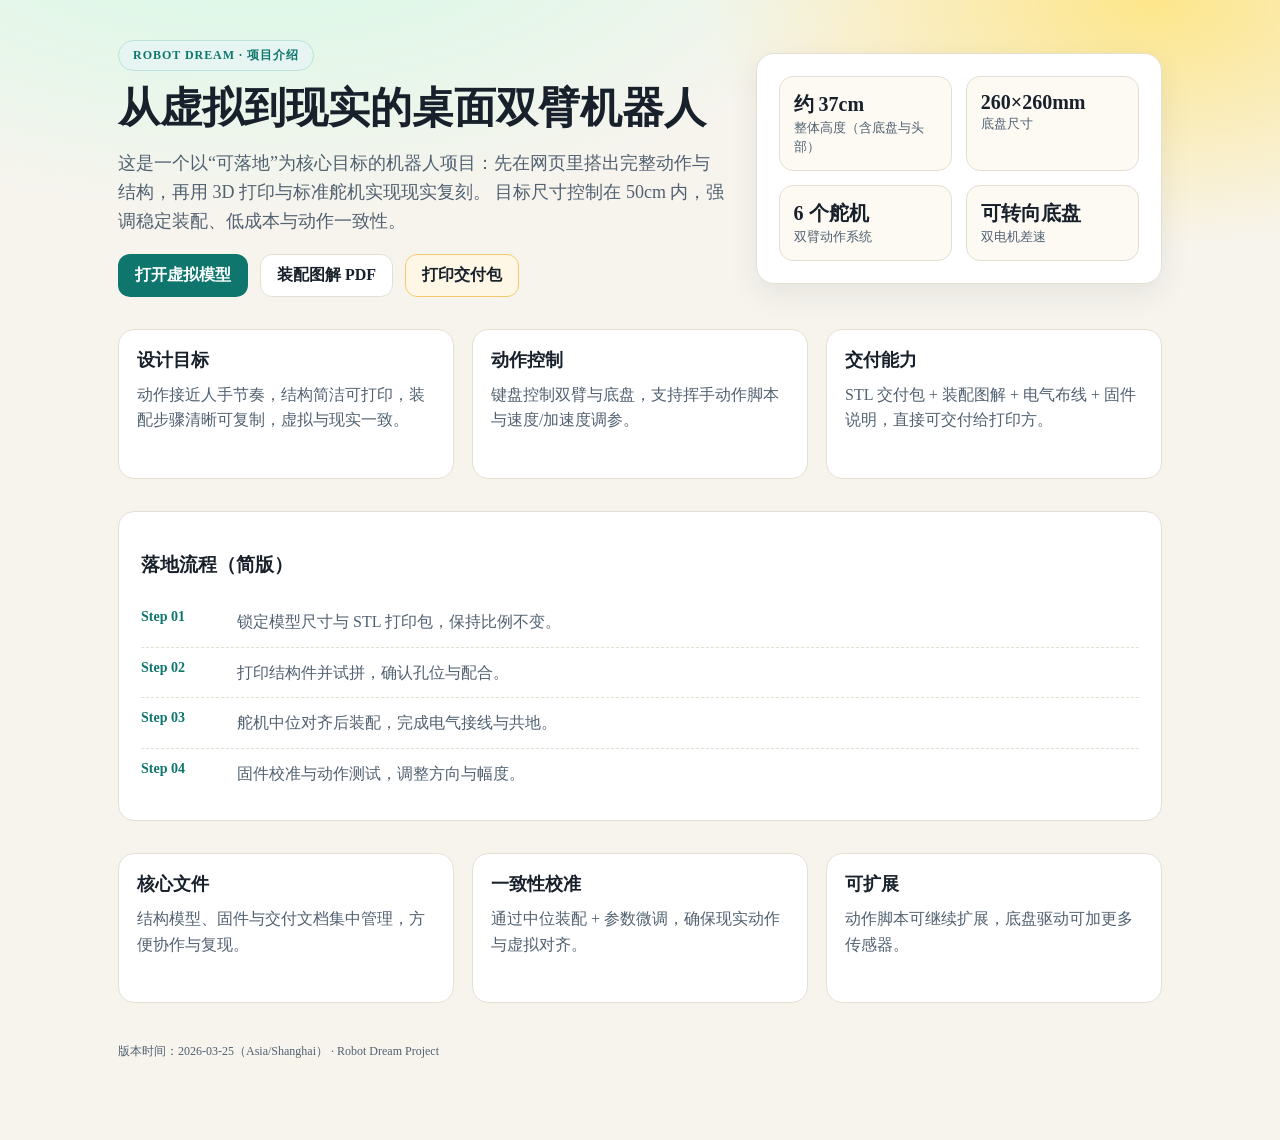
<file: project-intro.html>
﻿<!doctype html>
<html lang="zh-CN">
<head>
<meta charset="utf-8" />
<meta name="viewport" content="width=device-width, initial-scale=1" />
<title>Robot Dream | 项目介绍</title>
<style>
  :root {
    --ink: #18212b;
    --muted: #516171;
    --accent: #0f766e;
    --accent-2: #f59e0b;
    --bg: #f7f4ee;
    --card: #ffffff;
    --line: #e4dfd2;
  }
  * { box-sizing: border-box; }
  body {
    margin: 0;
    font-family: "STKaiti", "KaiTi", "Kaiti SC", "Songti SC", "Times New Roman", serif;
    color: var(--ink);
    background: radial-gradient(1200px 600px at 20% -10%, #d1fae5 0%, transparent 55%),
                radial-gradient(900px 500px at 90% 0%, #fde68a 0%, transparent 50%),
                var(--bg);
  }
  .shell {
    max-width: 1100px;
    margin: 0 auto;
    padding: 40px 28px 80px;
  }
  header {
    display: grid;
    grid-template-columns: 1.2fr 0.8fr;
    gap: 28px;
    align-items: center;
  }
  .badge {
    display: inline-flex;
    align-items: center;
    gap: 10px;
    padding: 6px 14px;
    background: #e7f5f2;
    border: 1px solid #b9e1da;
    border-radius: 999px;
    font-weight: 700;
    letter-spacing: 0.08em;
    font-size: 12px;
    text-transform: uppercase;
    color: #0f766e;
  }
  h1 {
    font-size: 42px;
    line-height: 1.1;
    margin: 14px 0 12px;
  }
  .lead {
    font-size: 18px;
    line-height: 1.6;
    color: var(--muted);
  }
  .hero-card {
    background: var(--card);
    border: 1px solid var(--line);
    border-radius: 18px;
    padding: 22px;
    box-shadow: 0 10px 30px rgba(24, 33, 43, 0.08);
  }
  .stats {
    display: grid;
    grid-template-columns: repeat(2, minmax(0, 1fr));
    gap: 14px;
  }
  .stat {
    border: 1px solid var(--line);
    border-radius: 14px;
    padding: 14px;
    background: #fdfaf4;
  }
  .stat strong {
    display: block;
    font-size: 20px;
  }
  .stat span { color: var(--muted); font-size: 13px; }

  .cta {
    display: flex;
    gap: 12px;
    flex-wrap: wrap;
    margin-top: 18px;
  }
  .btn {
    text-decoration: none;
    padding: 10px 16px;
    border-radius: 12px;
    font-weight: 700;
    border: 1px solid var(--line);
    color: var(--ink);
    background: #fff;
  }
  .btn.primary {
    background: var(--accent);
    color: #fff;
    border-color: transparent;
  }
  .btn.secondary {
    background: #fff7e6;
    border-color: #f4c96b;
  }

  .grid {
    display: grid;
    grid-template-columns: repeat(3, minmax(0, 1fr));
    gap: 18px;
    margin-top: 32px;
  }
  .card {
    background: var(--card);
    border: 1px solid var(--line);
    border-radius: 16px;
    padding: 18px;
    min-height: 150px;
  }
  .card h3 { margin: 0 0 10px; font-size: 18px; }
  .card p { margin: 0; color: var(--muted); line-height: 1.6; }

  .timeline {
    margin-top: 32px;
    background: var(--card);
    border: 1px solid var(--line);
    border-radius: 16px;
    padding: 22px;
  }
  .step {
    display: grid;
    grid-template-columns: 80px 1fr;
    gap: 16px;
    padding: 12px 0;
    border-bottom: 1px dashed var(--line);
  }
  .step:last-child { border-bottom: none; }
  .step b { font-size: 14px; color: #0f766e; }
  .step span { color: var(--muted); line-height: 1.6; }

  .footer {
    margin-top: 40px;
    font-size: 12px;
    color: var(--muted);
  }

  @media (max-width: 900px) {
    header { grid-template-columns: 1fr; }
    .grid { grid-template-columns: 1fr; }
    .stats { grid-template-columns: 1fr; }
  }

  @keyframes fadeUp {
    from { opacity: 0; transform: translateY(10px); }
    to { opacity: 1; transform: translateY(0); }
  }
  .animate { animation: fadeUp 0.8s ease both; }
  @media (prefers-reduced-motion: reduce) {
    .animate { animation: none; }
  }
</style>
</head>
<body>
  <div class="shell">
    <header class="animate">
      <div>
        <span class="badge">Robot Dream · 项目介绍</span>
        <h1>从虚拟到现实的桌面双臂机器人</h1>
        <p class="lead">
          这是一个以“可落地”为核心目标的机器人项目：先在网页里搭出完整动作与结构，再用 3D 打印与标准舵机实现现实复刻。
          目标尺寸控制在 50cm 内，强调稳定装配、低成本与动作一致性。
        </p>
        <div class="cta">
          <a class="btn primary" href="robot-virtual.html">打开虚拟模型</a>
          <a class="btn" href="docs/robot-assembly-handhold.pdf">装配图解 PDF</a>
          <a class="btn secondary" href="docs/delivery/robot-delivery-pack.zip">打印交付包</a>
        </div>
      </div>
      <div class="hero-card animate">
        <div class="stats">
          <div class="stat">
            <strong>约 37cm</strong>
            <span>整体高度（含底盘与头部）</span>
          </div>
          <div class="stat">
            <strong>260×260mm</strong>
            <span>底盘尺寸</span>
          </div>
          <div class="stat">
            <strong>6 个舵机</strong>
            <span>双臂动作系统</span>
          </div>
          <div class="stat">
            <strong>可转向底盘</strong>
            <span>双电机差速</span>
          </div>
        </div>
      </div>
    </header>

    <section class="grid animate">
      <div class="card">
        <h3>设计目标</h3>
        <p>动作接近人手节奏，结构简洁可打印，装配步骤清晰可复制，虚拟与现实一致。</p>
      </div>
      <div class="card">
        <h3>动作控制</h3>
        <p>键盘控制双臂与底盘，支持挥手动作脚本与速度/加速度调参。</p>
      </div>
      <div class="card">
        <h3>交付能力</h3>
        <p>STL 交付包 + 装配图解 + 电气布线 + 固件说明，直接可交付给打印方。</p>
      </div>
    </section>

    <section class="timeline animate">
      <h3>落地流程（简版）</h3>
      <div class="step">
        <b>Step 01</b>
        <span>锁定模型尺寸与 STL 打印包，保持比例不变。</span>
      </div>
      <div class="step">
        <b>Step 02</b>
        <span>打印结构件并试拼，确认孔位与配合。</span>
      </div>
      <div class="step">
        <b>Step 03</b>
        <span>舵机中位对齐后装配，完成电气接线与共地。</span>
      </div>
      <div class="step">
        <b>Step 04</b>
        <span>固件校准与动作测试，调整方向与幅度。</span>
      </div>
    </section>

    <section class="grid animate">
      <div class="card">
        <h3>核心文件</h3>
        <p>结构模型、固件与交付文档集中管理，方便协作与复现。</p>
      </div>
      <div class="card">
        <h3>一致性校准</h3>
        <p>通过中位装配 + 参数微调，确保现实动作与虚拟对齐。</p>
      </div>
      <div class="card">
        <h3>可扩展</h3>
        <p>动作脚本可继续扩展，底盘驱动可加更多传感器。</p>
      </div>
    </section>

    <div class="footer">
      版本时间：2026-03-25（Asia/Shanghai） · Robot Dream Project
    </div>
  </div>
</body>
</html>
</file>
